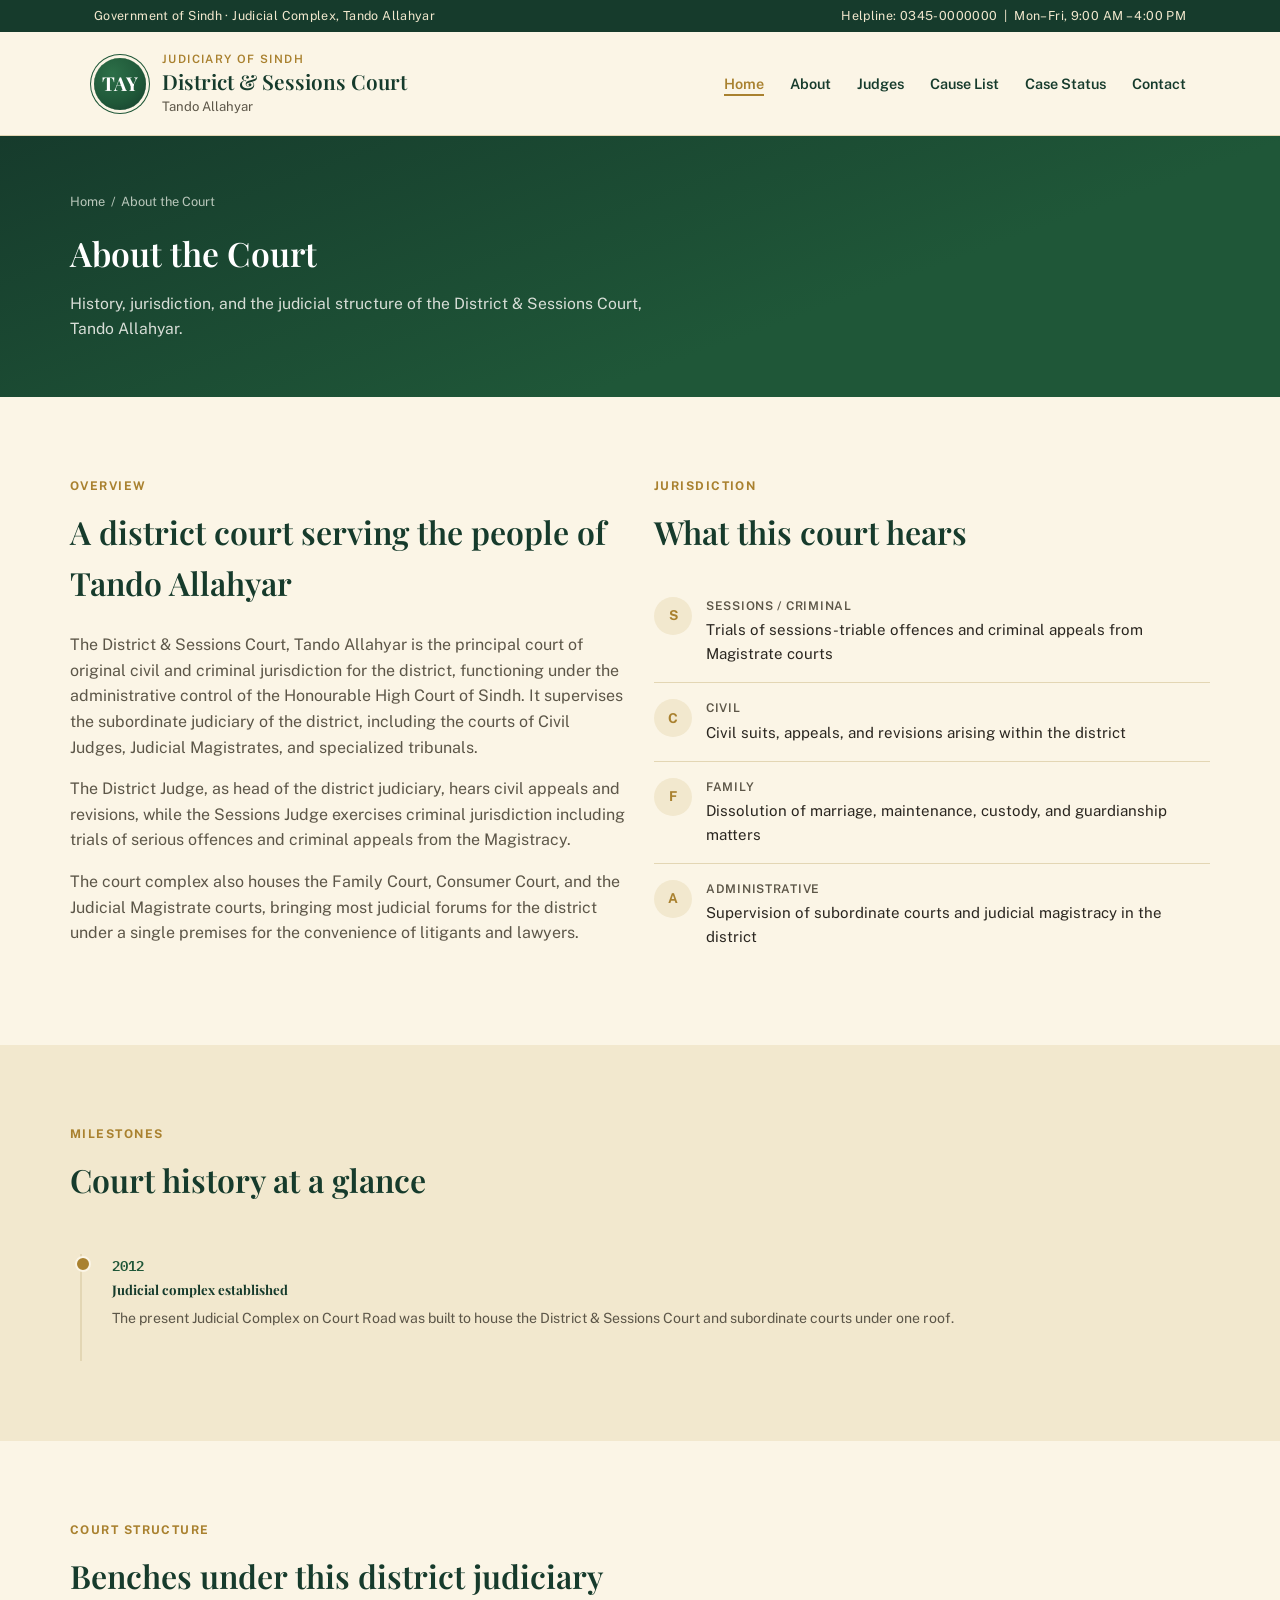
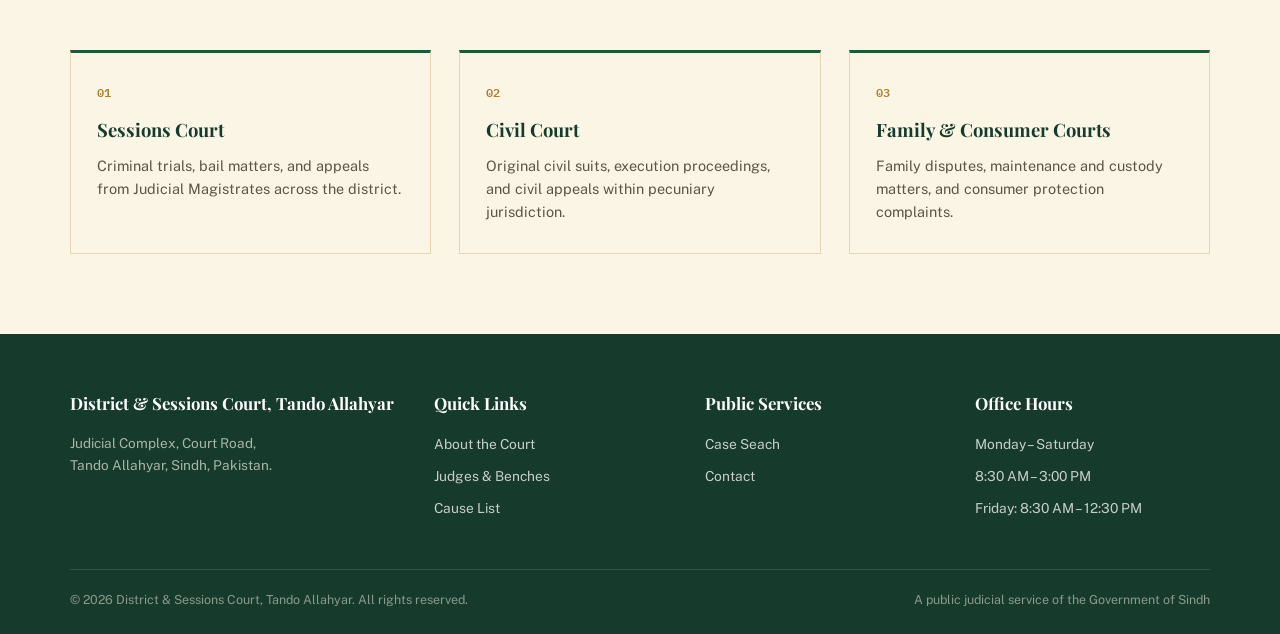
<file: about.html>
<!DOCTYPE html>
<html lang="en">
<head>
<meta charset="UTF-8">
<meta name="viewport" content="width=device-width, initial-scale=1.0">
<title>About the Court | District & Sessions Court, Tando Allahyar</title>
<link rel="preconnect" href="https://fonts.googleapis.com">
<link href="https://fonts.googleapis.com/css2?family=Playfair+Display:wght@500;600;700&family=Public+Sans:wght@400;500;600;700&family=IBM+Plex+Mono:wght@500&display=swap" rel="stylesheet">
<link rel="stylesheet" href="css/style.css">
</head>
<body>

  <div class="top-strip">
    <div class="wrap">
      <span>Government of Sindh &middot; Judicial Complex, Tando Allahyar</span>
      <span>Helpline: 0345-0000000 &nbsp;|&nbsp; Mon&ndash;Fri, 9:00 AM &ndash; 4:00 PM</span>
    </div>
  </div>

  <header>
    <div class="header-wrap">
      <div class="brand">
        <div class="seal">TAY</div>
        <div class="brand-text">
          <div class="eyebrow">Judiciary of Sindh</div>
          <h1>District &amp; Sessions Court</h1>
          <div class="sub">Tando Allahyar</div>
        </div>
      </div>
      <nav>
        <ul>
          <li><a href="index.html" class="active">Home</a></li>
          <li><a href="about.html">About</a></li>
          <li><a href="judges.html">Judges</a></li>
          <li><a href="https://cases.districtcourtssindh.gos.pk/causelist" target="_blank" rel="noopener noreferrer">Cause List</a></li>
          <li><a href="https://cases.districtcourtssindh.gos.pk" target="_blank" rel="noopener noreferrer">Case Status</a></li>
          <li><a href="contact.html">Contact</a></li>
        </ul>
      </nav>
    </div>
  </header>

  <div class="page-header">
    <div class="wrap">
      <div class="breadcrumb"><a href="index.html">Home</a> &nbsp;/&nbsp; About the Court</div>
      <h2>About the Court</h2>
      <p>History, jurisdiction, and the judicial structure of the District &amp; Sessions Court, Tando Allahyar.</p>
    </div>
  </div>

  <section>
    <div class="wrap grid-2" style="align-items:start;">
      <div>
        <div class="section-head" style="margin-bottom:24px;">
          <div class="eyebrow">Overview</div>
          <h3>A district court serving the people of Tando Allahyar</h3>
        </div>
        <p style="color:var(--ink-soft); margin-bottom:16px;">The District &amp; Sessions Court, Tando Allahyar is the principal court of original civil and criminal jurisdiction for the district, functioning under the administrative control of the Honourable High Court of Sindh. It supervises the subordinate judiciary of the district, including the courts of Civil Judges, Judicial Magistrates, and specialized tribunals.</p>
        <p style="color:var(--ink-soft); margin-bottom:16px;">The District Judge, as head of the district judiciary, hears civil appeals and revisions, while the Sessions Judge exercises criminal jurisdiction including trials of serious offences and criminal appeals from the Magistracy.</p>
        <p style="color:var(--ink-soft);">The court complex also houses the Family Court, Consumer Court, and the Judicial Magistrate courts, bringing most judicial forums for the district under a single premises for the convenience of litigants and lawyers.</p>
      </div>
      <div>
        <div class="section-head" style="margin-bottom:24px;">
          <div class="eyebrow">Jurisdiction</div>
          <h3>What this court hears</h3>
        </div>
        <ul class="info-list">
        <li>
            <div class="ic">S</div>
            <div><div class="lbl">Sessions / Criminal</div><div class="val">Trials of sessions-triable offences and criminal appeals from Magistrate courts</div></div>
          </li>
          <li>
            <div class="ic">C</div>
            <div><div class="lbl">Civil</div><div class="val">Civil suits, appeals, and revisions arising within the district</div></div>
          </li>
          
          <li>
            <div class="ic">F</div>
            <div><div class="lbl">Family</div><div class="val">Dissolution of marriage, maintenance, custody, and guardianship matters</div></div>
          </li>
          <li>
            <div class="ic">A</div>
            <div><div class="lbl">Administrative</div><div class="val">Supervision of subordinate courts and judicial magistracy in the district</div></div>
          </li>
        </ul>
      </div>
    </div>
  </section>

  <section class="services">
    <div class="wrap">
      <div class="section-head">
        <div class="eyebrow">Milestones</div>
        <h3>Court history at a glance</h3>
      </div>
      <ul class="timeline">
        <li>
          <div class="yr">2012</div>
          <h5>Judicial complex established</h5>
          <p>The present Judicial Complex on Court Road was built to house the District &amp; Sessions Court and subordinate courts under one roof.</p>
        </li>
        
        
      </ul>
    </div>
  </section>

  <section>
    <div class="wrap">
      <div class="section-head">
        <div class="eyebrow">Court Structure</div>
        <h3>Benches under this district judiciary</h3>
      </div>
      <div class="grid-3">
        <div class="card">
          <div class="num">01</div>
          <h4>Sessions Court</h4>
          <p>Criminal trials, bail matters, and appeals from Judicial Magistrates across the district.</p>
        </div>
        <div class="card">
          <div class="num">02</div>
          <h4>Civil Court</h4>
          <p>Original civil suits, execution proceedings, and civil appeals within pecuniary jurisdiction.</p>
        </div>
        <div class="card">
          <div class="num">03</div>
          <h4>Family &amp; Consumer Courts</h4>
          <p>Family disputes, maintenance and custody matters, and consumer protection complaints.</p>
        </div>
      </div>
    </div>
  </section>

  <footer>
    <div class="footer-grid">
      <div>
        <h5>District &amp; Sessions Court, Tando Allahyar</h5>
        <p>Judicial Complex, Court Road,<br>Tando Allahyar, Sindh, Pakistan.</p>
      </div>
      <div>
        <h5>Quick Links</h5>
        <ul>
          <li><a href="about.html">About the Court</a></li>
          <li><a href="judges.html">Judges &amp; Benches</a></li>
          <li><a href="https://cases.districtcourtssindh.gos.pk/causelist" target="_blank" rel="noopener noreferrer">Cause List</a></li>
        </ul>
      </div>
      <div>
        <h5>Public Services</h5>
        <ul>
          <li><a href="https://cases.districtcourtssindh.gos.pk" target="_blank" rel="noopener noreferrer">Case Seach</a></li>
          <li><a href="contact.html">Contact</a></li>
        </ul>
      </div>
      <div>
        <h5>Office Hours</h5>
        <ul>
          <li>Monday &ndash; Saturday</li>
          <li>8:30 AM &ndash; 3:00 PM</li>
          <li>Friday: 8:30 AM &ndash; 12:30 PM</li>
        </ul>
      </div>
    </div>
    <div class="footer-bottom">
      <span>&copy; 2026 District &amp; Sessions Court, Tando Allahyar. All rights reserved.</span>
      <span>A public judicial service of the Government of Sindh</span>
    </div>
  </footer>

</body>
</html>
</file>
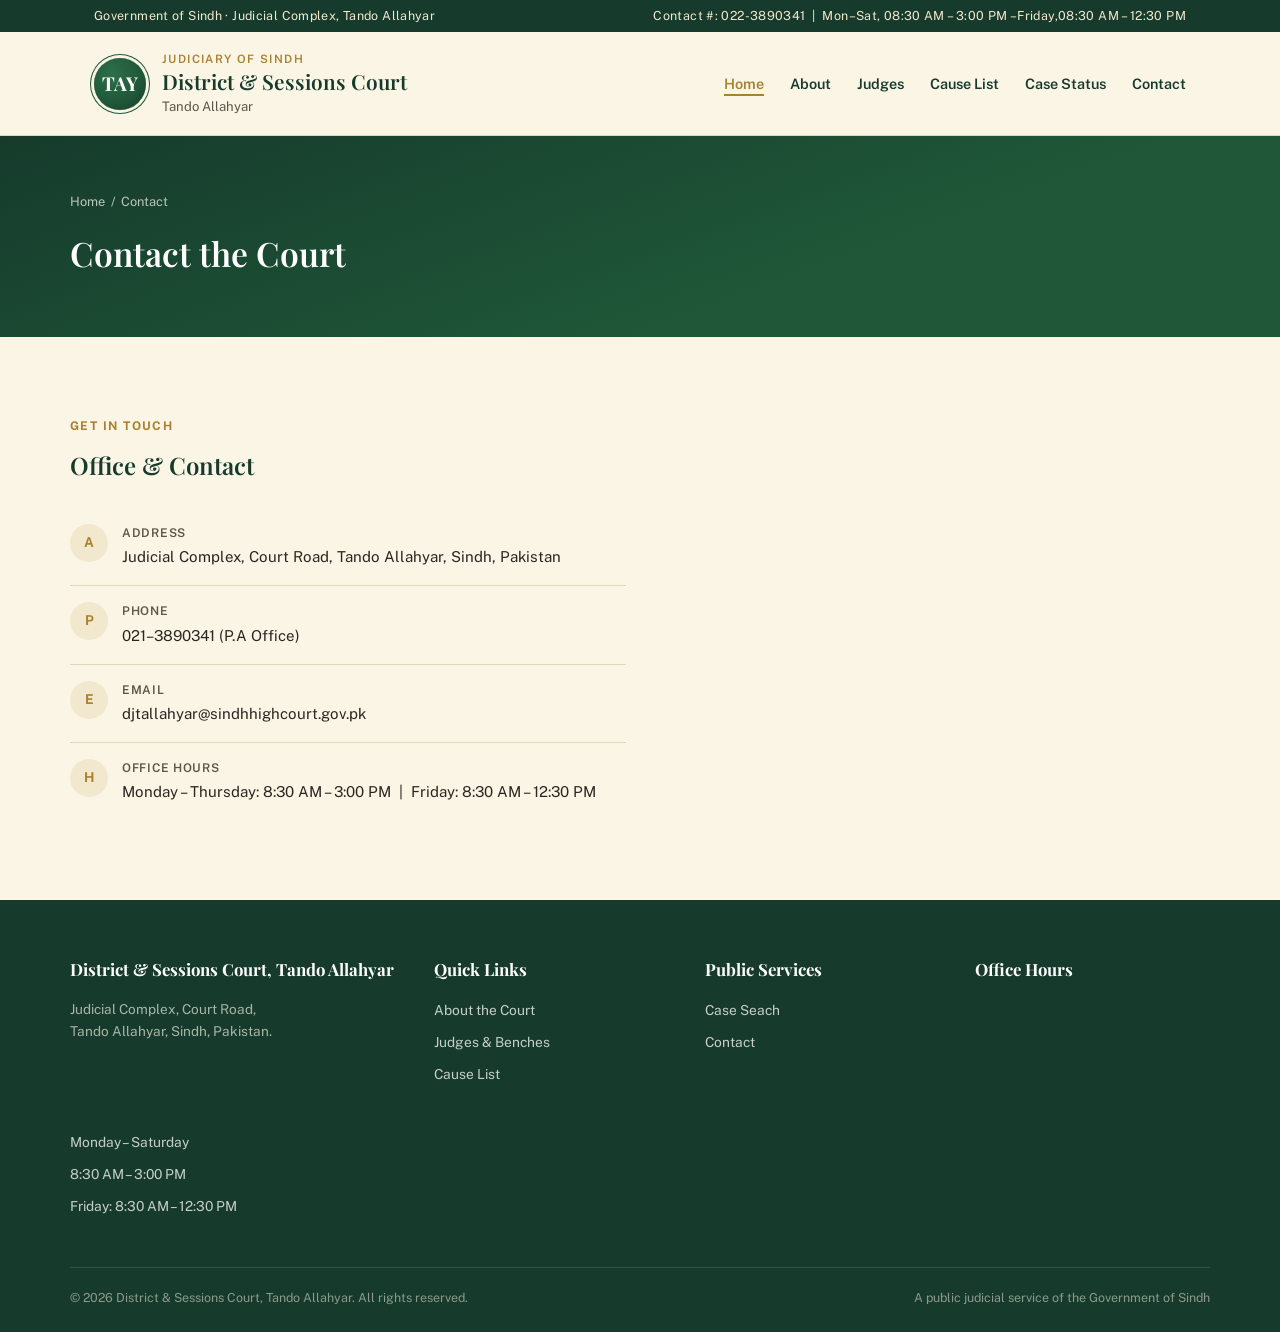
<file: contact.html>
<!DOCTYPE html>
<html lang="en">
<head>
<meta charset="UTF-8">
<meta name="viewport" content="width=device-width, initial-scale=1.0">
<title>Contact | District & Sessions Court, Tando Allahyar</title>
<link rel="preconnect" href="https://fonts.googleapis.com">
<link href="https://fonts.googleapis.com/css2?family=Playfair+Display:wght@500;600;700&family=Public+Sans:wght@400;500;600;700&family=IBM+Plex+Mono:wght@500&display=swap" rel="stylesheet">
<link rel="stylesheet" href="css/style.css">
</head>
<body>

  <div class="top-strip">
    <div class="wrap">
      <span>Government of Sindh &middot; Judicial Complex, Tando Allahyar</span>
      <span>Contact #: 022-3890341 &nbsp;|&nbsp; Mon&ndash;Sat, 08:30 AM &ndash; 3:00 PM &ndash;Friday,08:30 AM &ndash; 12:30 PM</span>

    </div>
  </div>

 <header>
    <div class="header-wrap">
      <div class="brand">
        <div class="seal">TAY</div>
        <div class="brand-text">
          <div class="eyebrow">Judiciary of Sindh</div>
          <h1>District &amp; Sessions Court</h1>
          <div class="sub">Tando Allahyar</div>
        </div>
      </div>
      <nav>
        <ul>
          <li><a href="index.html" class="active">Home</a></li>
          <li><a href="about.html">About</a></li>
          <li><a href="judges.html">Judges</a></li>
          <li><a href="https://cases.districtcourtssindh.gos.pk/causelist" target="_blank" rel="noopener noreferrer">Cause List</a></li>
          <li><a href="https://cases.districtcourtssindh.gos.pk" target="_blank" rel="noopener noreferrer">Case Status</a></li>
          <li><a href="contact.html">Contact</a></li>
        </ul>
      </nav>
    </div>
  </header>

  <div class="page-header">
    <div class="wrap">
      <div class="breadcrumb"><a href="index.html">Home</a> &nbsp;/&nbsp; Contact</div>
      <h2>Contact the Court</h2>
      
    </div>
  </div>

  <section>
    <div class="wrap grid-2" style="align-items:start;">
      <div>
        <div class="section-head" style="margin-bottom:24px;">
          <div class="eyebrow">Get in Touch</div>
          <h3 style="font-size:1.5rem;">Office &amp;  Contact</h3>
        </div>
        <ul class="info-list">
          <li>
            <div class="ic">A</div>
            <div><div class="lbl">Address</div><div class="val">Judicial Complex, Court Road, Tando Allahyar, Sindh, Pakistan</div></div>
          </li>
          <li>
            <div class="ic">P</div>
            <div><div class="lbl">Phone</div><div class="val">021&ndash;3890341 (P.A Office)</div></div>
          </li>
          <li>
            <div class="ic">E</div>
            <div><div class="lbl">Email</div><div class="val">djtallahyar@sindhhighcourt.gov.pk</div></div>
          </li>
          <li>
            <div class="ic">H</div>
            <div><div class="lbl">Office Hours</div><div class="val">Monday &ndash; Thursday: 8:30 AM &ndash; 3:00 PM &nbsp;|&nbsp; Friday: 8:30 AM &ndash; 12:30 PM</div></div>
          </li>
        </ul>

       

     
    </div>
  </section>

  

  <footer>
    <div class="footer-grid">
      <div>
        <h5>District &amp; Sessions Court, Tando Allahyar</h5>
        <p>Judicial Complex, Court Road,<br>Tando Allahyar, Sindh, Pakistan.</p>
      </div>
      <div>
        <h5>Quick Links</h5>
        <ul>
          <li><a href="about.html">About the Court</a></li>
          <li><a href="judges.html">Judges &amp; Benches</a></li>
          <li><a href="https://cases.districtcourtssindh.gos.pk/causelist" target="_blank" rel="noopener noreferrer">Cause List</a></li>
        </ul>
      </div>
      <div>
        <h5>Public Services</h5>
        <ul>
          <li><a href="https://cases.districtcourtssindh.gos.pk" target="_blank" rel="noopener noreferrer">Case Seach</a></li>
          <li><a href="contact.html">Contact</a></li>
        </ul>
      </div>
        <h5>Office Hours</h5>
        <ul>
          <li>Monday &ndash; Saturday</li>
          <li>8:30 AM &ndash; 3:00 PM</li>
          <li>Friday: 8:30 AM &ndash; 12:30 PM</li>
        </ul>
      </div>
    </div>
    <div class="footer-bottom">
      <span>&copy; 2026 District &amp; Sessions Court, Tando Allahyar. All rights reserved.</span>
      <span>A public judicial service of the Government of Sindh</span>
    </div>
  </footer>

</body>
</html>
</file>
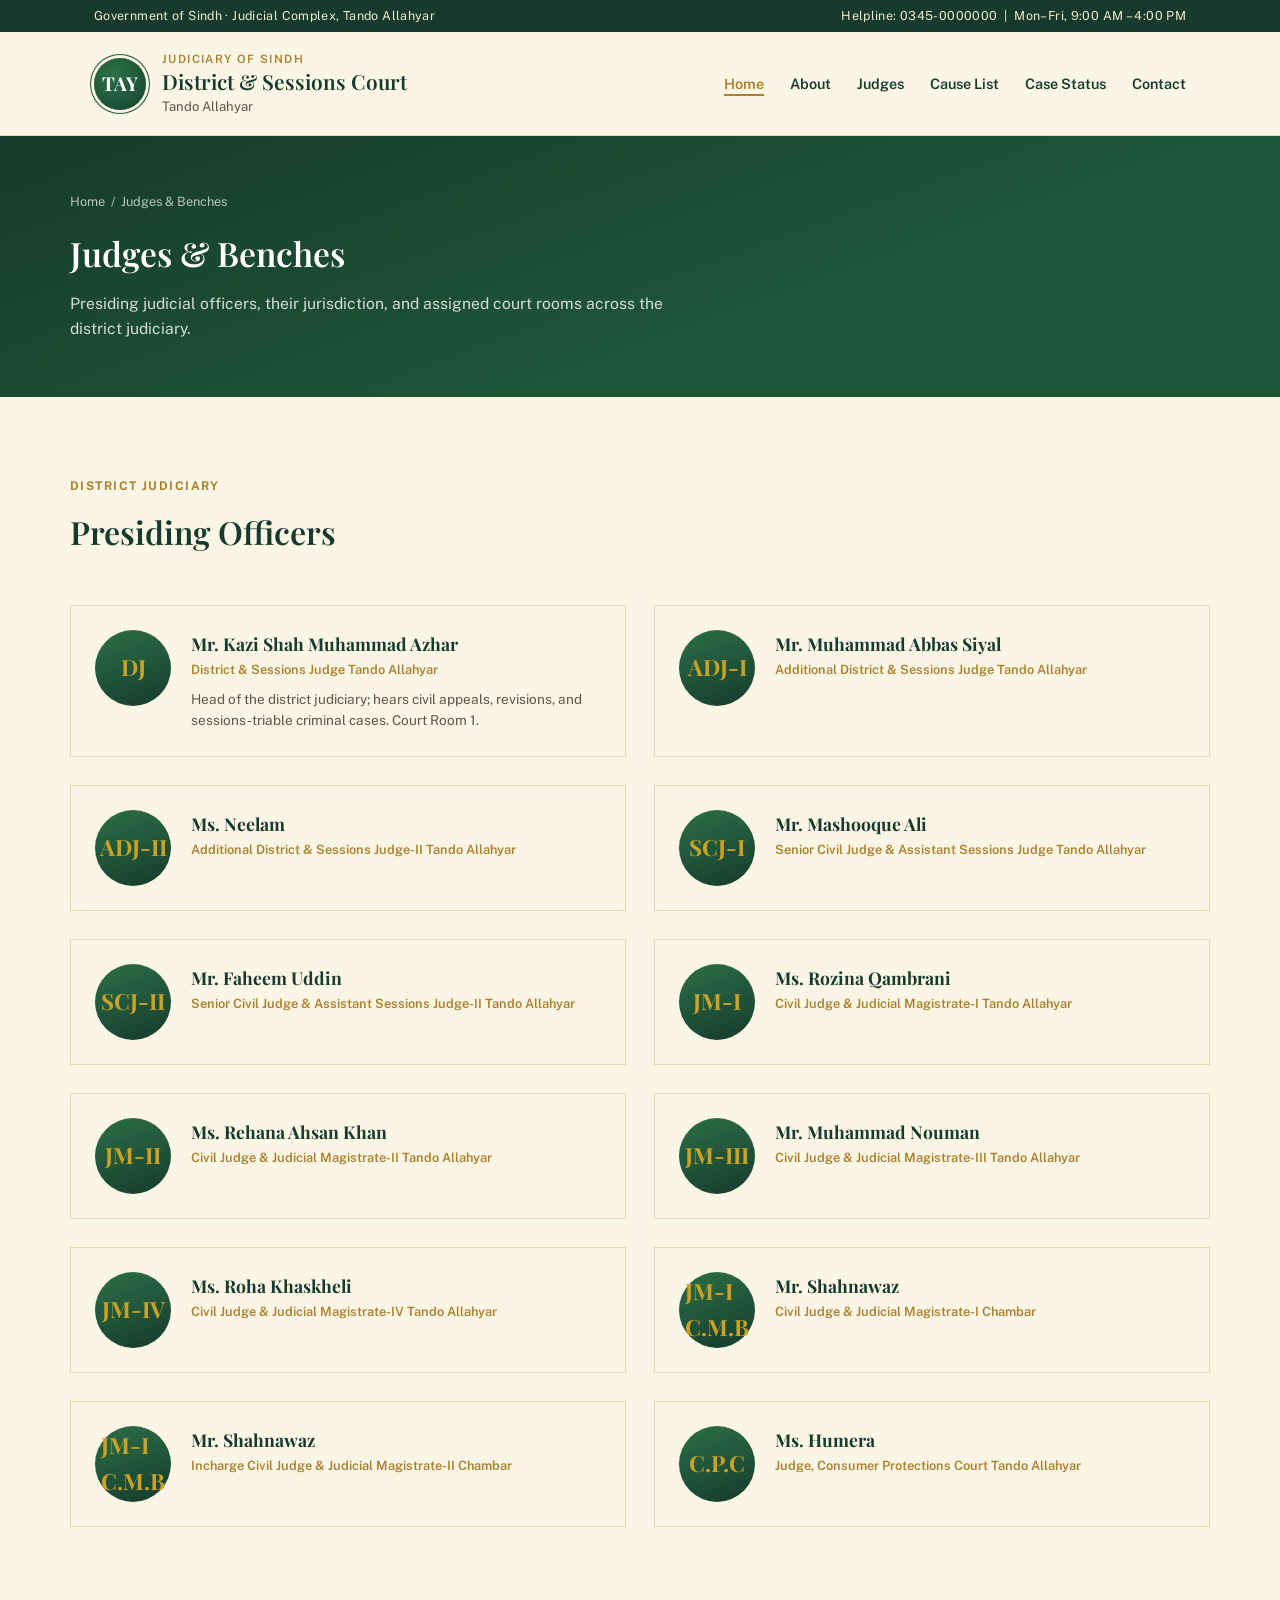
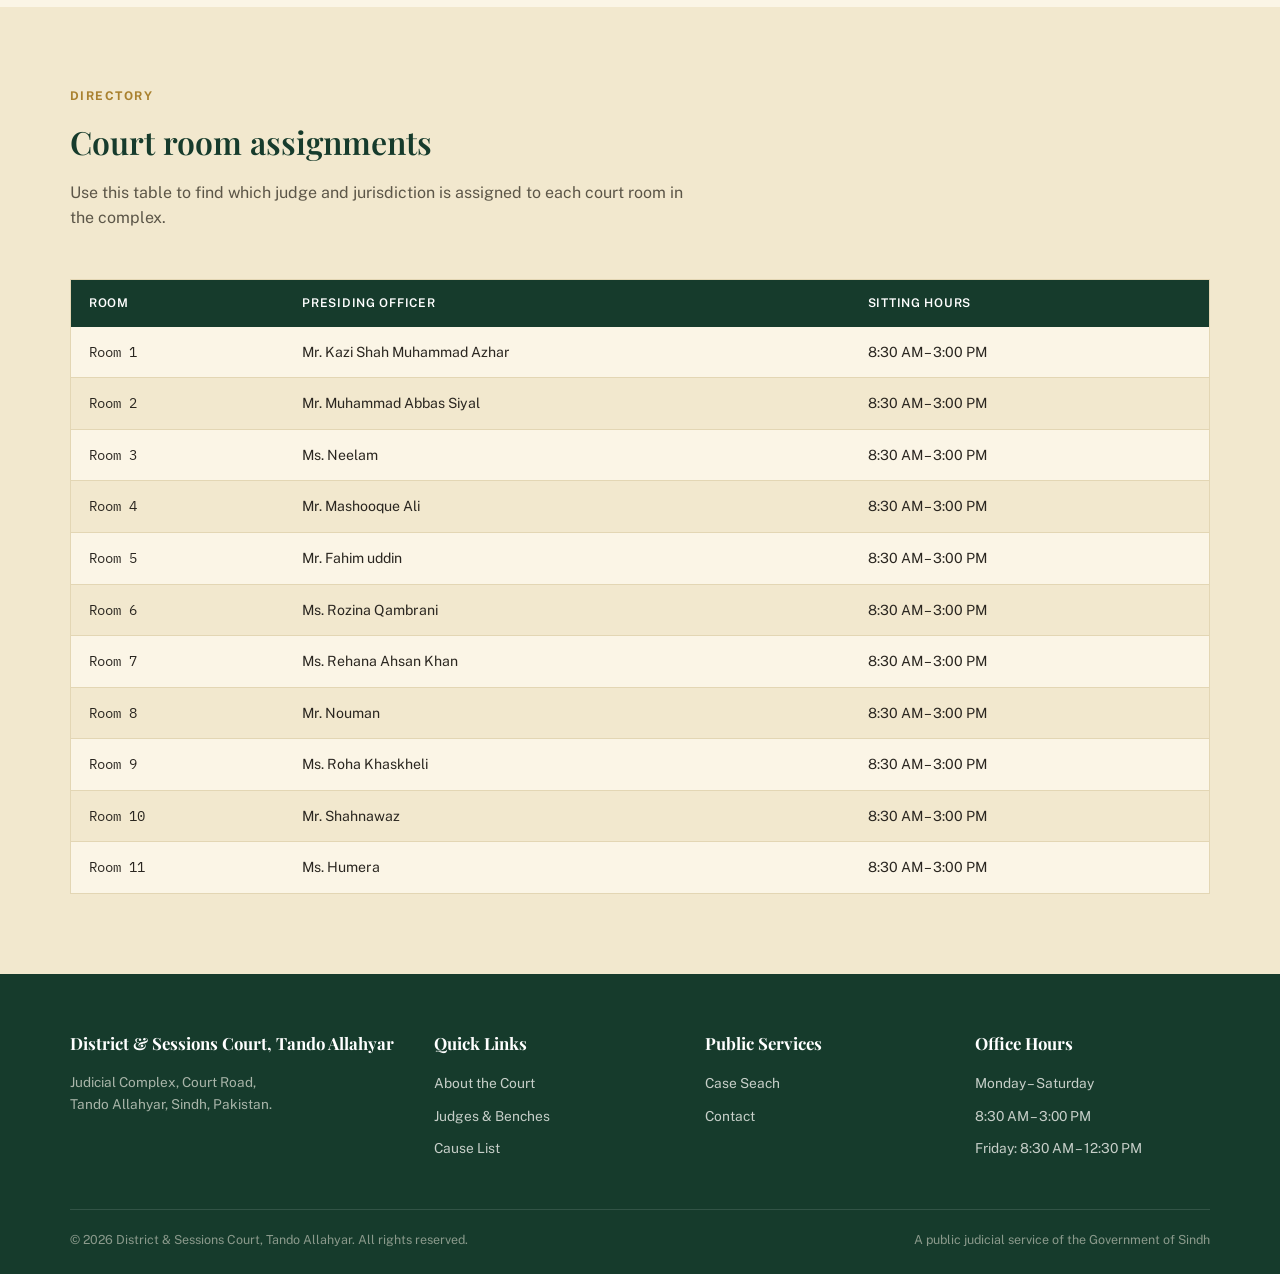
<file: judges.html>
<!DOCTYPE html>
<html lang="en">
<head>
<meta charset="UTF-8">
<meta name="viewport" content="width=device-width, initial-scale=1.0">
<title>Judges & Benches | District & Sessions Court, Tando Allahyar</title>
<link rel="preconnect" href="https://fonts.googleapis.com">
<link href="https://fonts.googleapis.com/css2?family=Playfair+Display:wght@500;600;700&family=Public+Sans:wght@400;500;600;700&family=IBM+Plex+Mono:wght@500&display=swap" rel="stylesheet">
<link rel="stylesheet" href="css/style.css">
</head>
<body>

  <div class="top-strip">
    <div class="wrap">
      <span>Government of Sindh &middot; Judicial Complex, Tando Allahyar</span>
      <span>Helpline: 0345-0000000 &nbsp;|&nbsp; Mon&ndash;Fri, 9:00 AM &ndash; 4:00 PM</span>
    </div>
  </div>

 <header>
    <div class="header-wrap">
      <div class="brand">
        <div class="seal">TAY</div>
        <div class="brand-text">
          <div class="eyebrow">Judiciary of Sindh</div>
          <h1>District &amp; Sessions Court</h1>
          <div class="sub">Tando Allahyar</div>
        </div>
      </div>
      <nav>
        <ul>
          <li><a href="index.html" class="active">Home</a></li>
          <li><a href="about.html">About</a></li>
          <li><a href="judges.html">Judges</a></li>
          <li><a href="https://cases.districtcourtssindh.gos.pk/causelist" target="_blank" rel="noopener noreferrer">Cause List</a></li>
          <li><a href="https://cases.districtcourtssindh.gos.pk" target="_blank" rel="noopener noreferrer">Case Status</a></li>
          <li><a href="contact.html">Contact</a></li>
        </ul>
      </nav>
    </div>
  </header>

  <div class="page-header">
    <div class="wrap">
      <div class="breadcrumb"><a href="index.html">Home</a> &nbsp;/&nbsp; Judges &amp; Benches</div>
      <h2>Judges &amp; Benches</h2>
      <p>Presiding judicial officers, their jurisdiction, and assigned court rooms across the district judiciary.</p>
    </div>
  </div>

  <section>
    <div class="wrap">
      <div class="section-head">
        <div class="eyebrow">District Judiciary</div>
        <h3>Presiding Officers</h3>
      </div>
      <div class="grid-2">
        <div class="judge-card">
          <div class="judge-photo">DJ</div>
          <div>
            <h4>Mr. Kazi Shah Muhammad Azhar</h4>
            <div class="role">District &amp; Sessions Judge Tando Allahyar</div>
            <p>Head of the district judiciary; hears civil appeals, revisions, and sessions-triable criminal cases. Court Room 1.</p>
          </div>
        </div>
        <div class="judge-card">
          <div class="judge-photo">ADJ-I</div>
          <div>
            <h4>Mr. Muhammad Abbas Siyal</h4>
            <div class="role">Additional District &amp; Sessions Judge Tando Allahyar</div>
            
          </div>
        </div>
        <div class="judge-card">
          <div class="judge-photo">ADJ-II</div>
          <div>
            <h4>Ms. Neelam</h4>
            <div class="role">Additional District &amp; Sessions Judge-II Tando Allahyar</div>
            
          </div>
        </div>
        <div class="judge-card">
          <div class="judge-photo">SCJ-I</div>
          <div>
            <h4>Mr. Mashooque Ali</h4>
            <div class="role">Senior Civil Judge &amp; Assistant Sessions Judge Tando Allahyar</div>
            
          </div>
        </div>
         <div class="judge-card">
          <div class="judge-photo">SCJ-II</div>
          <div>
            <h4>Mr. Faheem Uddin</h4>
            <div class="role">Senior Civil Judge &amp; Assistant Sessions Judge-II Tando Allahyar</div>
            
          </div>
        </div>
        <div class="judge-card">
          <div class="judge-photo">JM-I</div>
          <div>
            <h4>Ms. Rozina Qambrani</h4>
            <div class="role">Civil Judge &amp; Judicial Magistrate-I Tando Allahyar</div>
            
          </div>
        </div>
        <div class="judge-card">
          <div class="judge-photo">JM-II</div>
          <div>
            <h4>Ms. Rehana Ahsan Khan</h4>
            <div class="role">Civil Judge &amp; Judicial Magistrate-II Tando Allahyar</div>
            
          </div>
        </div>
        <div class="judge-card">
          <div class="judge-photo">JM-III</div>
          <div>
            <h4>Mr. Muhammad Nouman</h4>
            <div class="role">Civil Judge &amp; Judicial Magistrate-III Tando Allahyar</div>
           
          </div>
        </div>
          <div class="judge-card">
          <div class="judge-photo">JM-IV</div>
          <div>
            <h4>Ms. Roha Khaskheli</h4>
            <div class="role">Civil Judge &amp; Judicial Magistrate-IV Tando Allahyar</div>
            
          </div>
        </div>
        <div class="judge-card">
          <div class="judge-photo">JM-I<br>C.M.B
          </div>
          <div>
            <h4>Mr. Shahnawaz</h4>
            <div class="role">Civil Judge &amp; Judicial Magistrate-I Chambar</div>
            
          </div>
        </div>
         <div class="judge-card">
          <div class="judge-photo">JM-I<br>C.M.B
          </div>
          <div>
            <h4>Mr. Shahnawaz</h4>
            <div class="role">Incharge Civil Judge &amp; Judicial Magistrate-II Chambar</div>
            
          </div>
        </div>
        
        <div class="judge-card">
          <div class="judge-photo">C.P.C</div>
          <div>
            <h4>Ms. Humera</h4>
            <div class="role">Judge, Consumer Protections Court Tando Allahyar</div>
            
          </div>
        </div>
      </div>
    </div>
  </section>

  <section class="services">
    <div class="wrap">
      <div class="section-head">
        <div class="eyebrow">Directory</div>
        <h3>Court room assignments</h3>
        <p>Use this table to find which judge and jurisdiction is assigned to each court room in the complex.</p>
      </div>
      <div class="table-wrap">
        <table>
          <thead>
            <tr>
              <th>Room</th>
              <th>Presiding Officer</th>
              
              <th>Sitting Hours</th>
            </tr>
          </thead>
          <tbody>
            <tr>
              <td class="mono">Room 1</td>
              <td>Mr. Kazi Shah Muhammad Azhar</td>
              
              <td>8:30 AM &ndash; 3:00 PM</td>
            </tr>
            <tr>
              <td class="mono">Room 2</td>
              <td>Mr. Muhammad Abbas Siyal</td>
              
              <td>8:30 AM &ndash; 3:00 PM</td>
            </tr>
            <tr>
              <td class="mono">Room 3</td>
              <td>Ms. Neelam</td>
              
              <td>8:30 AM &ndash; 3:00 PM</td>
            </tr>
            <tr>
              <td class="mono">Room 4</td>
              <td>Mr. Mashooque Ali</td>
              
              <td>8:30 AM &ndash; 3:00 PM</td>
            </tr>
            <tr>
              <td class="mono">Room 5</td>
              <td>Mr. Fahim uddin</td>
              
              <td>8:30 AM &ndash; 3:00 PM</td>
            </tr>
            <tr>
              <td class="mono">Room 6</td>
              <td>Ms. Rozina Qambrani</td>
              
              <td>8:30 AM &ndash; 3:00 PM</td>
            </tr>
            <tr>
              <td class="mono">Room 7</td>
              <td>Ms. Rehana Ahsan Khan</td>
              
              <td>8:30 AM &ndash; 3:00 PM</td>
            </tr>
            <tr>
              <td class="mono">Room 8</td>
              <td>Mr. Nouman</td>
              
              <td>8:30 AM &ndash; 3:00 PM</td>
            </tr>
            <tr>
              <td class="mono">Room 9</td>
              <td>Ms. Roha Khaskheli</td>
              
              <td>8:30 AM &ndash; 3:00 PM</td>
            </tr>
            <tr>
              <td class="mono">Room 10</td>
              <td>Mr. Shahnawaz</td>
              
              <td>8:30 AM &ndash; 3:00 PM</td>
            </tr>
            <tr>
              <td class="mono">Room 11</td>
              <td>Ms. Humera</td>
              
              <td>8:30 AM &ndash; 3:00 PM</td>
            </tr>
          </tbody>
        </table>
      </div>
    </div>
  </section>

  <footer>
    <div class="footer-grid">
      <div>
        <h5>District &amp; Sessions Court, Tando Allahyar</h5>
        <p>Judicial Complex, Court Road,<br>Tando Allahyar, Sindh, Pakistan.</p>
      </div>
       <div>
        <h5>Quick Links</h5>
        <ul>
          <li><a href="about.html">About the Court</a></li>
          <li><a href="judges.html">Judges &amp; Benches</a></li>
          <li><a href="https://cases.districtcourtssindh.gos.pk/causelist" target="_blank" rel="noopener noreferrer">Cause List</a></li>
        </ul>
      </div>
      <div>
        <h5>Public Services</h5>
        <ul>
          <li><a href="https://cases.districtcourtssindh.gos.pk" target="_blank" rel="noopener noreferrer">Case Seach</a></li>
          <li><a href="contact.html">Contact</a></li>
        </ul>
      </div>     
    <div>
        <h5>Office Hours</h5>
        <ul>
          <li>Monday &ndash; Saturday</li>
          <li>8:30 AM &ndash; 3:00 PM</li>
          <li>Friday: 8:30 AM &ndash; 12:30 PM</li>
        </ul>
      </div>
    </div>
    <div class="footer-bottom">
      <span>&copy; 2026 District &amp; Sessions Court, Tando Allahyar. All rights reserved.</span>
      <span>A public judicial service of the Government of Sindh</span>
    </div>
  </footer>

</body>
</html>
</file>
<file: css/style.css>
:root{
  --green-900:#163B2C;
  --green-700:#1F5738;
  --green-600:#2C6F48;
  --gold:#A9812F;
  --gold-light:#C9A227;
  --paper:#FBF5E6;
  --paper-alt:#F2E8CE;
  --line:#E3D6B4;
  --ink:#2A2620;
  --ink-soft:#5C5648;
  --white:#FFFFFF;
}
*{margin:0;padding:0;box-sizing:border-box;}
body{
  background:var(--paper);
  color:var(--ink);
  font-family:'Public Sans', sans-serif;
  line-height:1.6;
}
h1,h2,h3{font-family:'Playfair Display', serif; color:var(--green-900); font-weight:600;}
a{color:inherit; text-decoration:none;}
.mono{font-family:'IBM Plex Mono', monospace;}
img{max-width:100%; display:block;}

/* Top strip */
.top-strip{
  background:var(--green-900);
  color:var(--paper-alt);
  font-size:0.78rem;
  letter-spacing:.03em;
  padding:6px 0;
}
.top-strip .wrap{
  max-width:1140px; margin:0 auto; padding:0 24px;
  display:flex; justify-content:space-between; flex-wrap:wrap; gap:6px;
}

/* Header */
header{
  background:var(--paper);
  border-bottom:1px solid var(--line);
  position:sticky; top:0; z-index:50;
}
.header-wrap{
  max-width:1140px; margin:0 auto; padding:18px 24px;
  display:flex; align-items:center; justify-content:space-between; gap:20px;
}
.brand{display:flex; align-items:center; gap:16px;}
.seal{
  width:52px; height:52px; border-radius:50%;
 background:radial-gradient(circle at 35% 30%, var(--green-600), var(--green-700) 60%, var(--green-900) 100%);
  display:flex; align-items:center; justify-content:center;
  color:var(--white); font-family:'Playfair Display',serif; font-weight:700; font-size:1.2rem;
  box-shadow:0 0 0 3px var(--paper), 0 0 0 4px var(--green-700);
  flex-shrink:0;
}
.brand-text .eyebrow{font-size:.72rem; letter-spacing:.12em; text-transform:uppercase; color:var(--gold); font-weight:600;}
.brand-text h1{font-size:1.3rem; line-height:1.15; margin-top:2px;}
.brand-text .sub{font-size:.82rem; color:var(--ink-soft); margin-top:2px;}

nav ul{list-style:none; display:flex; gap:26px;}
nav a{font-size:.9rem; font-weight:600; color:var(--green-900); position:relative; padding-bottom:4px;}
nav a.active, nav a:hover{color:var(--gold);}
nav a.active::after{
  content:""; position:absolute; left:0; bottom:0; width:100%; height:2px; background:var(--gold);
}

/* Hero (homepage) */
.hero{
  position:relative;
  background: linear-gradient(160deg, var(--green-900) 0%, var(--green-700) 55%, var(--green-600) 100%);
  color:var(--paper);
  overflow:hidden;
}
.hero::before{
  content:"";
  position:absolute; inset:0;
  background-image: repeating-linear-gradient(90deg, rgba(255,255,255,0.035) 0 1px, transparent 1px 90px);
  pointer-events:none;
}
.hero-wrap{
  max-width:1140px; margin:0 auto; padding:88px 24px 96px;
  display:grid; grid-template-columns:1.2fr 0.8fr; gap:40px; align-items:center;
  position:relative;
}
.hero .eyebrow{
  display:inline-block; font-size:.75rem; letter-spacing:.14em; text-transform:uppercase;
  color:var(--gold-light); border:1px solid rgba(201,162,39,.5); padding:6px 14px; border-radius:2px;
  margin-bottom:22px;
}
.hero h2{color:var(--white); font-size:2.7rem; line-height:1.18; max-width:600px;}
.hero p.lede{color:#D8DED7; font-size:1.05rem; margin-top:18px; max-width:480px;}
.hero-cta{display:flex; gap:14px; margin-top:32px; flex-wrap:wrap;}

/* Page header (inner pages) */
.page-header{
  background: linear-gradient(160deg, var(--green-900) 0%, var(--green-700) 65%);
  color:var(--white);
  padding:56px 24px;
}
.page-header .wrap{max-width:1140px; margin:0 auto;}
.breadcrumb{font-size:.8rem; color:#B9C7BB; margin-bottom:14px;}
.breadcrumb a:hover{color:var(--gold-light);}
.page-header h2{color:var(--white); font-size:2.1rem;}
.page-header p{color:#D8DED7; margin-top:10px; max-width:600px; font-size:.98rem;}

/* Buttons */
.btn{
  display:inline-block; padding:13px 26px; font-weight:600; font-size:.92rem;
  border-radius:2px; border:1px solid transparent; cursor:pointer; font-family:inherit;
}
.btn-gold{background:var(--gold-light); color:var(--green-900);}
.btn-gold:hover{background:#dcb340;}
.btn-outline{border-color:rgba(255,255,255,.5); color:var(--white); background:transparent;}
.btn-outline:hover{background:rgba(255,255,255,.08);}
.btn-green{background:var(--green-700); color:var(--white);}
.btn-green:hover{background:var(--green-600);}

/* Notice board (homepage signature element) */
.board{
  background:var(--paper); color:var(--ink); border:1px solid var(--line);
  border-top:6px solid var(--gold); box-shadow:0 18px 40px rgba(15,51,36,.28);
}
.board-head{
  display:flex; justify-content:space-between; align-items:center;
  padding:16px 20px; border-bottom:1px dashed var(--line); background:var(--paper-alt);
}
.board-head span{font-size:.72rem; letter-spacing:.08em; text-transform:uppercase; color:var(--ink-soft); font-weight:600;}
.board-head .dot{width:8px; height:8px; border-radius:50%; background:#2E7D46; display:inline-block; margin-right:6px;}
.board-list{list-style:none;}
.board-list li{display:flex; justify-content:space-between; gap:10px; padding:13px 20px; border-bottom:1px solid var(--line); font-size:.86rem;}
.board-list li:last-child{border-bottom:none;}
.board-list .case-no{font-weight:600; color:var(--green-700);}
.board-list .status{font-size:.72rem; padding:3px 9px; border-radius:20px; font-weight:600;}
.status.listed{background:#E8F0E9; color:#245C36;}
.status.reserved{background:#F4EBD8; color:#8A691F;}
.status.decided{background:#E7EEF4; color:#2B5A80;}
.status.adjourned{background:#F4E4E1; color:#8A3D2F;}
.board-foot{padding:12px 20px; font-size:.78rem; color:var(--ink-soft); text-align:center;}

/* Sections */
section{padding:80px 24px;}
.wrap{max-width:1140px; margin:0 auto;}
.section-head{max-width:640px; margin-bottom:48px;}
.section-head .eyebrow{font-size:.75rem; letter-spacing:.12em; text-transform:uppercase; color:var(--gold); font-weight:700;}
.section-head h3{font-size:2rem; margin-top:10px;}
.section-head p{color:var(--ink-soft); margin-top:12px;}

.services{background:var(--paper-alt);}
.grid-3{display:grid; grid-template-columns:repeat(3,1fr); gap:28px;}
.grid-2{display:grid; grid-template-columns:repeat(2,1fr); gap:28px;}
.card{background:var(--paper); border:1px solid var(--line); padding:30px 26px; border-top:3px solid var(--green-700);}
.card .num{font-family:'IBM Plex Mono',monospace; font-size:.78rem; color:var(--gold); font-weight:600;}
.card h4{font-family:'Playfair Display',serif; font-size:1.15rem; color:var(--green-900); margin:12px 0 10px;}
.card p{font-size:.9rem; color:var(--ink-soft);}
.card a.more{display:inline-block; margin-top:14px; font-size:.82rem; font-weight:700; color:var(--green-700); border-bottom:1px solid var(--gold);}

.stats{background:var(--green-900); color:var(--paper);}
.stats-grid{display:grid; grid-template-columns:repeat(4,1fr); gap:24px; text-align:center;}
.stats-grid .num{font-family:'Playfair Display',serif; font-size:2.4rem; color:var(--gold-light);}
.stats-grid .label{font-size:.82rem; color:#CBD4CC; margin-top:6px; letter-spacing:.03em;}

.notice-strip{background:var(--paper); border-top:1px solid var(--line); border-bottom:1px solid var(--line);}
.notice-strip .wrap{display:flex; align-items:center; gap:18px; padding:16px 24px;}
.notice-strip .tag{background:var(--gold); color:var(--white); font-size:.72rem; font-weight:700; letter-spacing:.06em; text-transform:uppercase; padding:5px 12px; border-radius:2px; flex-shrink:0;}
.notice-strip p{font-size:.9rem;}

/* Tables (judges, cause list) */
.table-wrap{border:1px solid var(--line); background:var(--paper); overflow-x:auto;}
table{width:100%; border-collapse:collapse; font-size:.88rem;}
thead th{
  background:var(--green-900); color:var(--white); text-align:left; padding:14px 18px;
  font-size:.75rem; letter-spacing:.06em; text-transform:uppercase; font-weight:600;
}
tbody td{padding:14px 18px; border-bottom:1px solid var(--line); color:var(--ink);}
tbody tr:last-child td{border-bottom:none;}
tbody tr:nth-child(even){background:var(--paper-alt);}
.chip{font-size:.72rem; font-weight:600; padding:3px 10px; border-radius:20px; display:inline-block;}
.chip-crim{background:#F4E4E1; color:#8A3D2F;}
.chip-civil{background:#E7EEF4; color:#2B5A80;}
.chip-family{background:#EFE3F0; color:#6A2E71;}

/* Filter bar */
.filter-bar{display:flex; gap:14px; flex-wrap:wrap; margin-bottom:28px; align-items:center;}
.filter-bar select, .filter-bar input{
  padding:10px 14px; border:1px solid var(--line); background:var(--white); font-family:inherit; font-size:.88rem; color:var(--ink);
}

/* Judge profile card */
.judge-card{background:var(--paper); border:1px solid var(--line); display:flex; gap:20px; padding:24px;}
.judge-photo{
  width:76px; height:76px; border-radius:50%; flex-shrink:0;
  background:linear-gradient(160deg, var(--green-600), var(--green-900));
  display:flex; align-items:center; justify-content:center; color:var(--gold-light);
  font-family:'Playfair Display',serif; font-weight:700; font-size:1.4rem;
}
.judge-card h4{font-family:'Playfair Display',serif; color:var(--green-900); font-size:1.1rem;}
.judge-card .role{font-size:.8rem; color:var(--gold); font-weight:600; margin:2px 0 8px;}
.judge-card p{font-size:.85rem; color:var(--ink-soft);}

/* Forms */
.form-panel{background:var(--paper); border:1px solid var(--line); border-top:4px solid var(--gold); padding:36px; max-width:640px;}
.form-row{margin-bottom:20px;}
.form-row label{display:block; font-size:.82rem; font-weight:600; color:var(--green-900); margin-bottom:6px;}
.form-row input, .form-row select, .form-row textarea{
  width:100%; padding:12px 14px; border:1px solid var(--line); background:var(--white);
  font-family:inherit; font-size:.92rem; color:var(--ink);
}
.form-row input:focus, .form-row select:focus, .form-row textarea:focus{
  outline:2px solid var(--gold-light); outline-offset:1px; border-color:var(--gold);
}
.form-hint{font-size:.78rem; color:var(--ink-soft); margin-top:6px;}
.result-panel{background:var(--paper-alt); border:1px solid var(--line); padding:28px; margin-top:28px;}
.result-panel h5{font-family:'Playfair Display',serif; color:var(--green-900); margin-bottom:14px;}
.result-row{display:flex; justify-content:space-between; padding:10px 0; border-bottom:1px solid var(--line); font-size:.88rem;}
.result-row:last-child{border-bottom:none;}
.result-row .k{color:var(--ink-soft);}
.result-row .v{font-weight:600;}

/* Info list (contact / about) */
.info-list{list-style:none;}
.info-list li{display:flex; gap:14px; padding:16px 0; border-bottom:1px solid var(--line);}
.info-list li:last-child{border-bottom:none;}
.info-list .ic{
  width:38px; height:38px; border-radius:50%; background:var(--paper-alt); flex-shrink:0;
  display:flex; align-items:center; justify-content:center; color:var(--gold); font-weight:700; font-size:.85rem;
}
.info-list .lbl{font-size:.75rem; text-transform:uppercase; letter-spacing:.06em; color:var(--ink-soft); font-weight:600;}
.info-list .val{font-size:.94rem; margin-top:2px;}

/* Map placeholder */
.map-box{
  border:1px solid var(--line); background:
    linear-gradient(135deg, var(--paper-alt) 25%, transparent 25%) -10px 0/20px 20px,
    linear-gradient(225deg, var(--paper-alt) 25%, transparent 25%) -10px 0/20px 20px,
    linear-gradient(315deg, var(--paper-alt) 25%, transparent 25%) 0px 0/20px 20px,
    linear-gradient(45deg, var(--paper-alt) 25%, var(--paper) 25%) 0px 0/20px 20px;
  min-height:280px; display:flex; align-items:center; justify-content:center;
  color:var(--ink-soft); font-size:.85rem;
}

/* Timeline (about page) */
.timeline{border-left:2px solid var(--line); margin-left:10px;}
.timeline li{list-style:none; position:relative; padding:0 0 32px 30px;}
.timeline li::before{
  content:""; position:absolute; left:-7px; top:2px; width:12px; height:12px; border-radius:50%;
  background:var(--gold); border:2px solid var(--paper);
}
.timeline .yr{font-family:'IBM Plex Mono',monospace; color:var(--green-700); font-weight:600; font-size:.85rem;}
.timeline h5{font-family:'Playfair Display',serif; color:var(--green-900); margin:4px 0 6px;}
.timeline p{font-size:.88rem; color:var(--ink-soft);}

footer{background:var(--green-900); color:#C7CFC9; padding:56px 24px 24px;}
.footer-grid{display:grid; grid-template-columns:1.4fr 1fr 1fr 1fr; gap:36px; max-width:1140px; margin:0 auto;}
footer h5{color:var(--white); font-family:'Playfair Display',serif; font-size:1.05rem; margin-bottom:16px;}
footer p{font-size:.85rem; color:#A9B5A9;}
footer ul{list-style:none;}
footer ul li{margin-bottom:10px; font-size:.86rem;}
footer ul a:hover{color:var(--gold-light);}
.footer-bottom{
  max-width:1140px; margin:40px auto 0; padding-top:20px; border-top:1px solid rgba(255,255,255,.12);
  display:flex; justify-content:space-between; font-size:.78rem; color:#8B9A8C; flex-wrap:wrap; gap:10px;
}

@media (max-width:880px){
  .hero-wrap{grid-template-columns:1fr;}
  .grid-3{grid-template-columns:1fr;}
  .grid-2{grid-template-columns:1fr;}
  .stats-grid{grid-template-columns:repeat(2,1fr);}
  .footer-grid{grid-template-columns:1fr 1fr;}
  nav ul{display:none;}
  .judge-card{flex-direction:column;}
}

/* Home Page Image Slider */
.slider{
  position:relative;
  max-width:100%;
  overflow:hidden;
  border-top:1px solid var(--line);
  border-bottom:1px solid var(--line);
  background:var(--paper-alt);
}
.slider-track{
  display:flex;
  transition:transform 0.7s ease-in-out;
}
.slide{
  min-width:100%;
  position:relative;
}
.slide img{
  width:100%;
  display:block;
}
.slide-caption{
  position:absolute;
  left:0; right:0; bottom:0;
  background:linear-gradient(0deg, rgba(22,59,44,0.85), rgba(22,59,44,0));
  color:var(--white);
  padding:40px 40px 22px;
}
.slide-caption .eyebrow{
  font-size:.75rem; letter-spacing:.14em; text-transform:uppercase; color:var(--gold-light); font-weight:700;
}
.slide-caption h3{
  color:var(--white); font-size:1.7rem; margin-top:8px;
}
.slider-btn{
  position:absolute;
  top:45%;
  transform:translateY(-50%);
  background:rgba(22,59,44,0.55);
  color:var(--white);
  border:none;
  font-size:20px;
  width:42px; height:42px;
  border-radius:50%;
  cursor:pointer;
  display:flex; align-items:center; justify-content:center;
}
.slider-btn:hover{ background:var(--green-900); }
.slider-prev{ left:18px; }
.slider-next{ right:18px; }
.slider-dots{
  position:absolute;
  bottom:16px; right:24px;
  display:flex; gap:8px;
}
.slider-dots span{
  display:inline-block;
  width:9px; height:9px;
  border-radius:50%;
  background:rgba(255,255,255,0.5);
  cursor:pointer;
}
.slider-dots span.active{ background:var(--gold-light); }

@media(max-width:700px){
  .slide-caption{ padding:24px 20px 16px; }
  .slide-caption h3{ font-size:1.2rem; }
}
</file>
